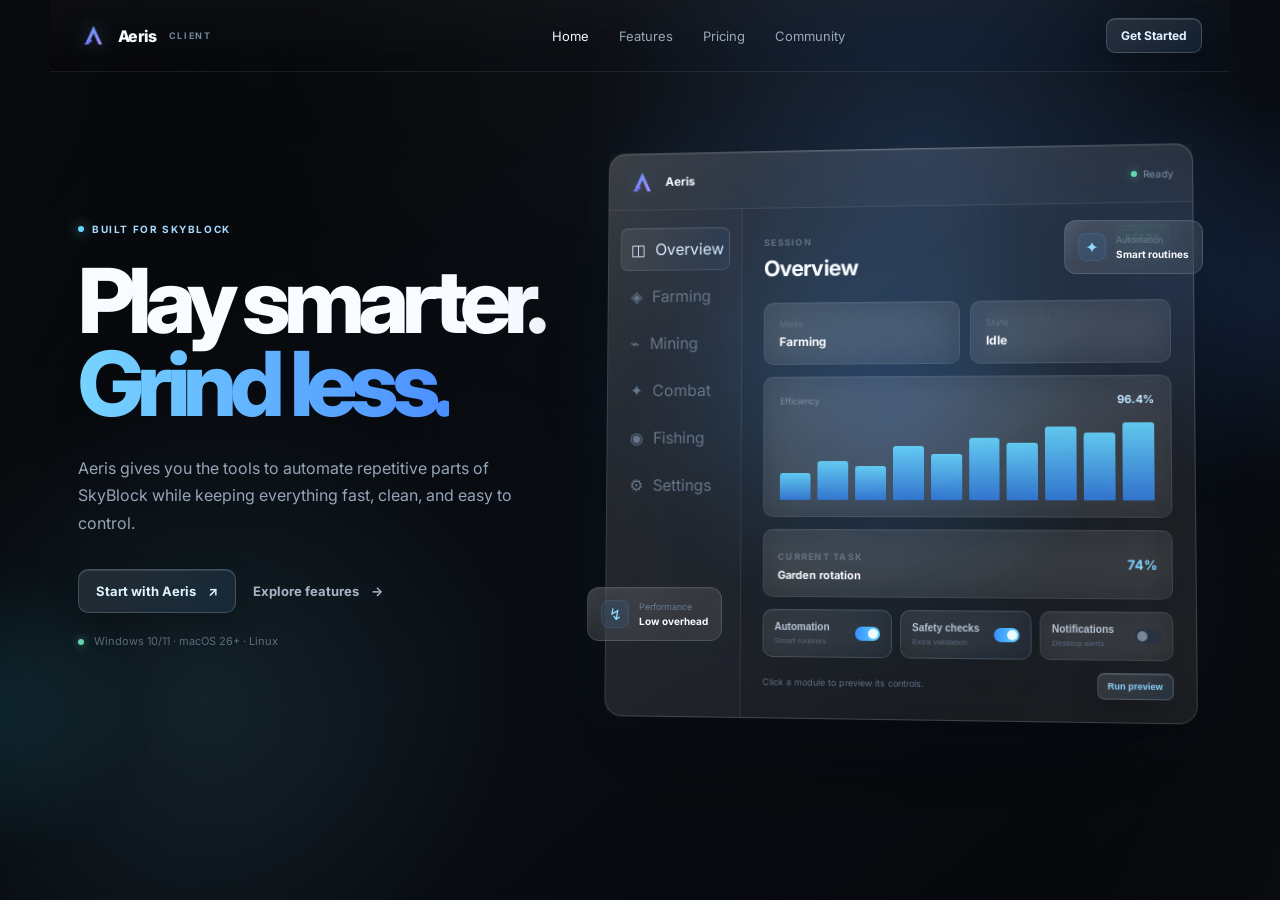
<file: index.html>
<!doctype html>
<html lang="en">
<head>
  <meta charset="utf-8">
  <meta name="viewport" content="width=device-width, initial-scale=1">
  <title>Aeris Client</title>
  <meta name="description" content="Aeris Client — a clean SkyBlock client focused on speed, control, and automation.">
  <link rel="preconnect" href="https://fonts.googleapis.com">
  <link rel="preconnect" href="https://fonts.gstatic.com" crossorigin>
  <link href="https://fonts.googleapis.com/css2?family=Inter:wght@400;500;600;700;800&display=swap" rel="stylesheet">
  <link rel="icon" type="image/png" href="logo.png" />
  <link rel="stylesheet" href="style.css">
</head>
<body>
  <div class="ambient ambient-a"></div>
  <div class="ambient ambient-b"></div>
  <div class="grid"></div>

  <header class="nav">
    <a class="brand" href="index.html" aria-label="Aeris home">
      <span class="brand-icon"><img src="logo.png" alt="Aeris logo"></span>
      <span>Aeris</span><span class="brand-tag">CLIENT</span>
    </a>

    <nav class="nav-links" aria-label="Primary">
      <a href="index.html" class="active">Home</a>
      <a href="features.html">Features</a>
      <a href="pricing.html">Pricing</a>
      <a href="community.html">Community</a>
    </nav>

    <a class="nav-button" href="pricing.html">Get Started</a>
  </header>

  <main class="landing">
    <section class="hero">
      <div class="hero-copy">
        <div class="pill"><span></span> BUILT FOR SKYBLOCK</div>
        <h1>Play smarter.<br><em>Grind less.</em></h1>
        <p class="lead">
          Aeris gives you the tools to automate repetitive parts of SkyBlock
          while keeping everything fast, clean, and easy to control.
        </p>

        <div class="hero-actions">
          <a href="pricing.html" class="button button-primary">Start with Aeris <span>↗</span></a>
          <a href="features.html" class="button button-text">Explore features <span>→</span></a>
        </div>

        <div class="mini-note"><span class="mini-dot"></span> Windows 10/11 · macOS 26+ · Linux</div>
      </div>

      <div class="visual" aria-label="Interactive Aeris UI preview">
        <div class="halo"></div>

        <div class="dashboard">
          <div class="dash-top">
            <div class="dash-brand"><span class="mini-logo"><img src="logo.png" alt=""></span><span>Aeris</span></div>
            <div class="dash-status"><i></i><span id="dash-state">Ready</span></div>
          </div>

          <div class="dash-body">
            <div class="side" aria-label="Module navigation">
              <button class="side-item selected" data-module="overview">◫ <span>Overview</span></button>
              <button class="side-item" data-module="farming">◈ <span>Farming</span></button>
              <button class="side-item" data-module="mining">⌁ <span>Mining</span></button>
              <button class="side-item" data-module="combat">✦ <span>Combat</span></button>
              <button class="side-item" data-module="fishing">◉ <span>Fishing</span></button>
              <button class="side-item" data-module="settings">⚙ <span>Settings</span></button>
            </div>

            <div class="panel">
              <div class="panel-heading">
                <div>
                  <small id="panel-kicker">SESSION</small>
                  <h2 id="panel-title">Overview</h2>
                </div>
                <span class="live" id="panel-status">READY</span>
              </div>

              <div class="metric-row">
                <div class="metric">
                  <span id="metric-one-label">Mode</span>
                  <strong id="metric-one">Farming</strong>
                </div>
                <div class="metric">
                  <span id="metric-two-label">State</span>
                  <strong id="metric-two">Idle</strong>
                </div>
              </div>

              <div class="chart">
                <div class="chart-label"><span id="chart-label">Efficiency</span><strong id="chart-value">96.4%</strong></div>
                <div class="bars" id="bars">
                  <i style="height:34%"></i><i style="height:49%"></i><i style="height:42%"></i><i style="height:67%"></i><i style="height:58%"></i>
                  <i style="height:78%"></i><i style="height:71%"></i><i style="height:91%"></i><i style="height:84%"></i><i style="height:96%"></i>
                </div>
              </div>

              <div class="task">
                <div><span class="task-kicker" id="task-kicker">CURRENT TASK</span><strong id="task-title">Garden rotation</strong></div>
                <span class="task-progress" id="task-progress">74%</span>
              </div>

              <div class="quick-controls" id="quick-controls">
                <button class="control-toggle on" data-setting="automation" aria-pressed="true">
                  <span><b>Automation</b><small>Smart routines</small></span><i></i>
                </button>
                <button class="control-toggle on" data-setting="safety" aria-pressed="true">
                  <span><b>Safety checks</b><small>Extra validation</small></span><i></i>
                </button>
                <button class="control-toggle" data-setting="notifications" aria-pressed="false">
                  <span><b>Notifications</b><small>Desktop alerts</small></span><i></i>
                </button>
              </div>

              <div class="panel-footer">
                <span id="footer-help">Click a module to preview its controls.</span>
                <button id="preview-action" class="small-action">Run preview</button>
              </div>
            </div>
          </div>
        </div>

        <div class="float-card float-top">
          <span class="float-icon">✦</span>
          <div><small>Automation</small><strong>Smart routines</strong></div>
        </div>
        <div class="float-card float-bottom">
          <span class="float-icon">↯</span>
          <div><small>Performance</small><strong>Low overhead</strong></div>
        </div>
      </div>
    </section>
  </main>

  <div class="toast" id="toast" role="status" aria-live="polite"></div>
  <script src="script.js"></script>
</body>
</html>
</file>
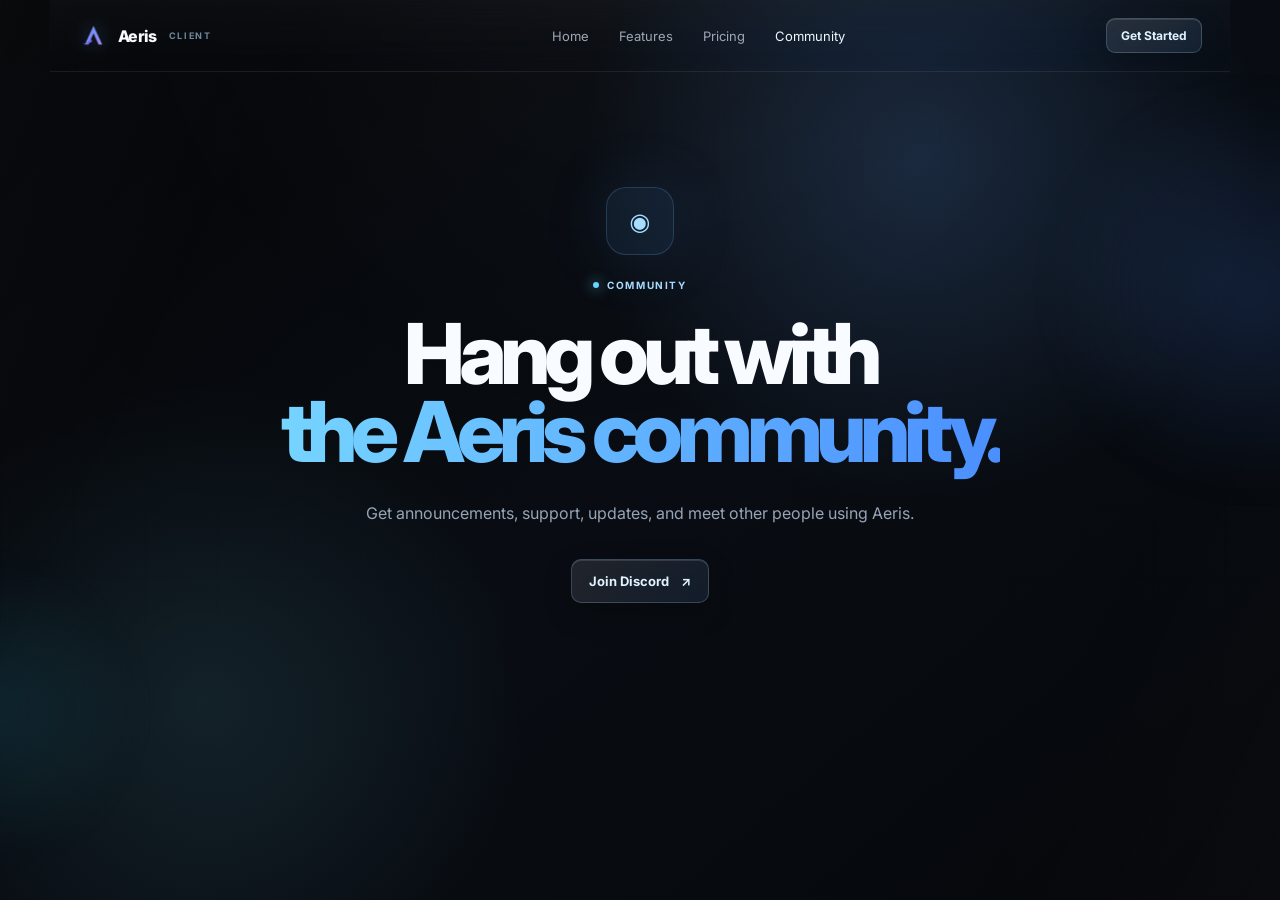
<file: community.html>
<!doctype html>
<html lang="en">
<head>
  <meta charset="utf-8" />
  <meta name="viewport" content="width=device-width, initial-scale=1" />
  <title>Community — Aeris Client</title>
  <link rel="preconnect" href="https://fonts.googleapis.com">
  <link rel="preconnect" href="https://fonts.gstatic.com" crossorigin>
  <link href="https://fonts.googleapis.com/css2?family=Inter:wght@400;500;600;700;800&display=swap" rel="stylesheet">
  <link rel="icon" type="image/png" href="logo.png" />
  <link rel="stylesheet" href="style.css" />
</head>
<body>
  <div class="ambient ambient-a"></div><div class="ambient ambient-b"></div><div class="grid"></div>
  <header class="nav">
    <a class="brand" href="index.html"><span class="brand-icon"><img src="logo.png" alt="Aeris logo"></span><span>Aeris</span><span class="brand-tag">CLIENT</span></a>
    <nav class="nav-links" aria-label="Primary">
      <a href="index.html">Home</a><a href="features.html">Features</a><a href="pricing.html">Pricing</a><a href="community.html" class="active">Community</a>
    </nav>
    <a class="nav-button" href="pricing.html">Get Started</a>
  </header>
  <main class="community-page">
    <div class="community-icon">◉</div>
    <span class="pill"><span></span> COMMUNITY</span>
    <h1>Hang out with<br><em>the Aeris community.</em></h1>
    <p class="lead">Get announcements, support, updates, and meet other people using Aeris.</p>
    <a id="discord-button" class="button button-primary" href="#">Join Discord <span>↗</span></a>
</main>
  <script>
    // Change this URL to your Discord invite.
    const DISCORD_URL = 'https://discord.gg/YOUR-INVITE';
    const discordButton = document.getElementById('discord-button');
    discordButton.href = DISCORD_URL;
    discordButton.target = '_blank';
    discordButton.rel = 'noopener noreferrer';
  </script>
</body>
</html>
</file>
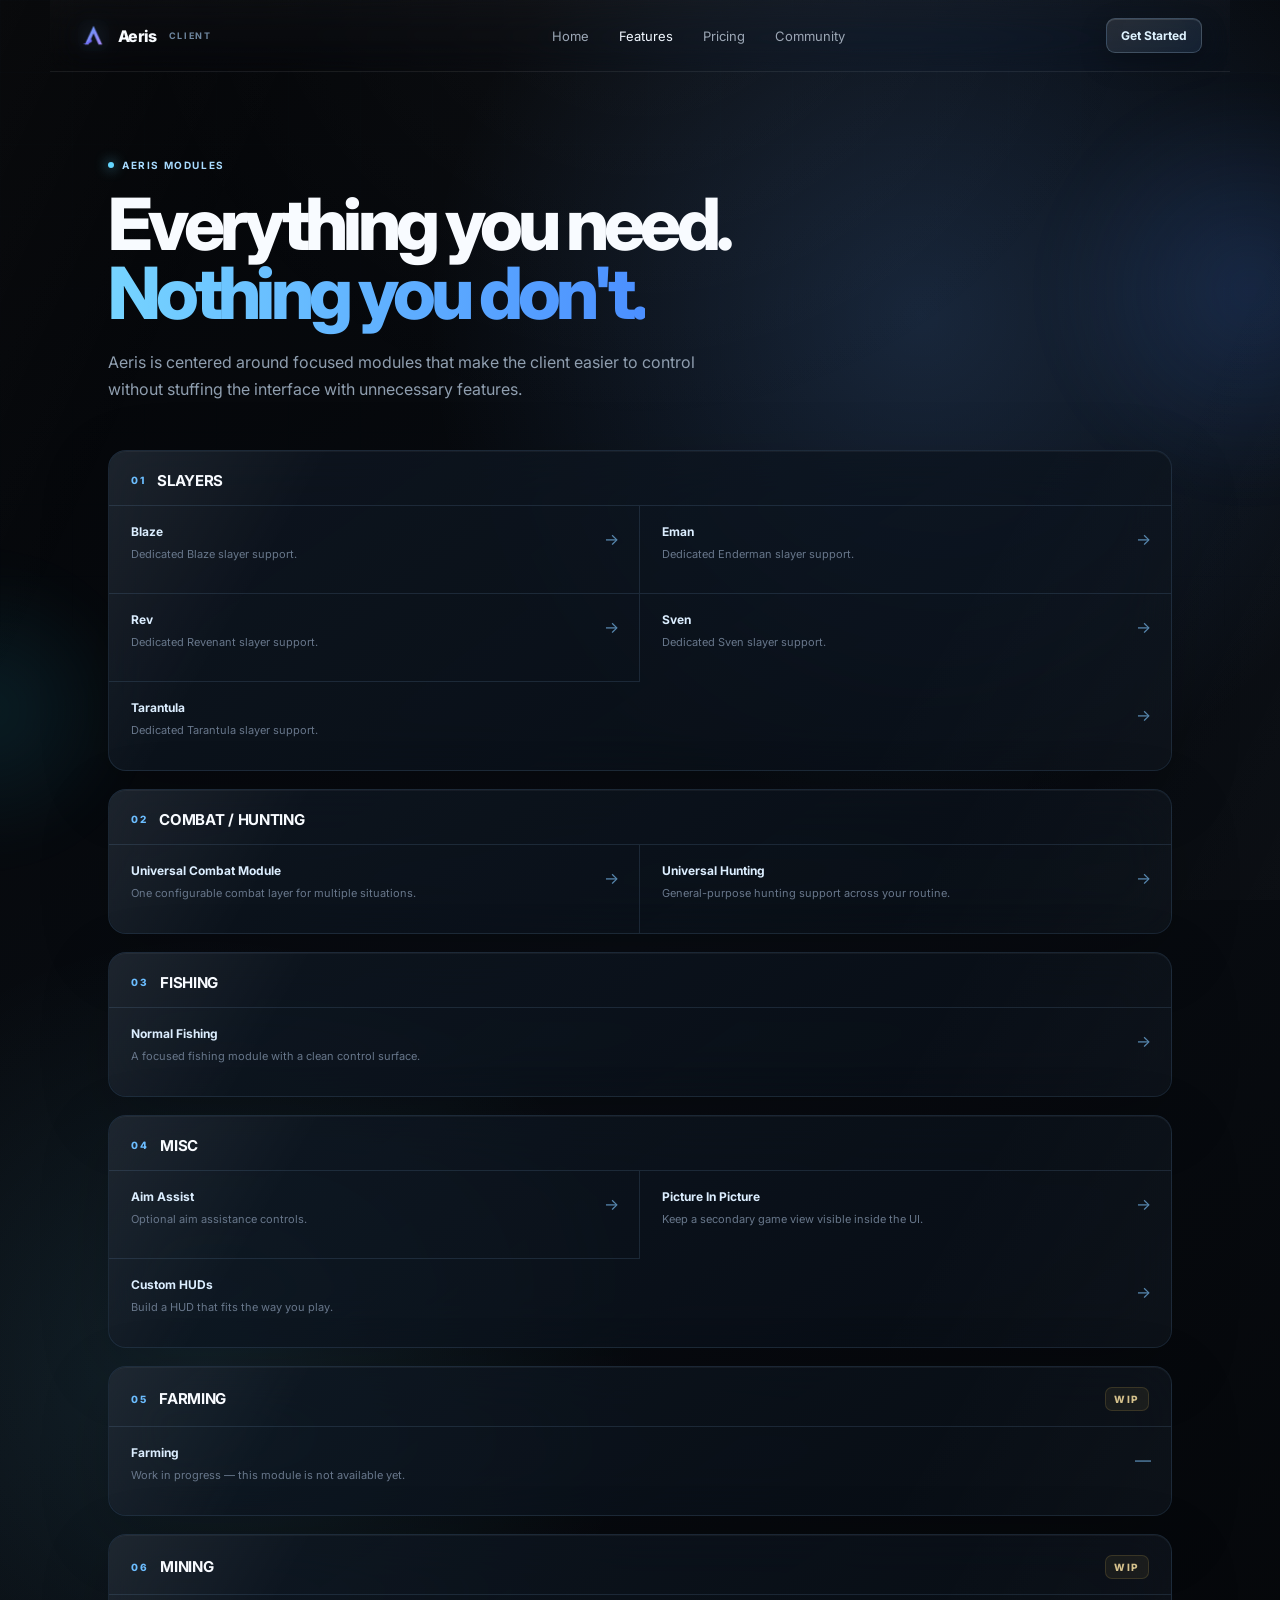
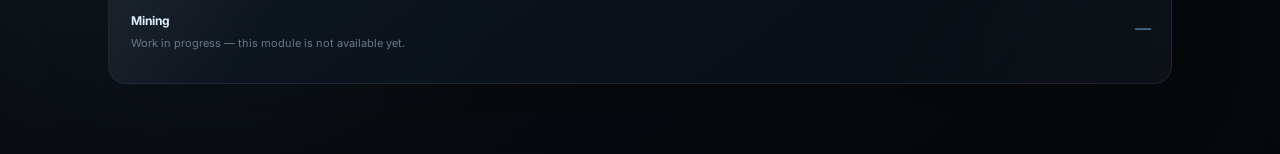
<file: features.html>
<!doctype html>
<html lang="en">
<head>
  <meta charset="utf-8">
  <meta name="viewport" content="width=device-width, initial-scale=1">
  <title>Aeris Client — Features</title>
  <meta name="description" content="Aeris Client features for Slayers, Combat, Hunting, Fishing, and Misc tools.">
  <link rel="preconnect" href="https://fonts.googleapis.com">
  <link rel="preconnect" href="https://fonts.gstatic.com" crossorigin>
  <link href="https://fonts.googleapis.com/css2?family=Inter:wght@400;500;600;700;800&display=swap" rel="stylesheet">
  <link rel="icon" type="image/png" href="logo.png" />
  <link rel="stylesheet" href="style.css">
  <style>
    .feature-page{max-width:1120px;margin:0 auto;padding:80px 28px 70px;position:relative;z-index:2}
    .feature-head{max-width:700px;margin-bottom:46px}
    .feature-head .pill{margin-bottom:18px}
    .feature-head h1{font-size:clamp(45px,6vw,72px);margin:0;line-height:.96;letter-spacing:-.065em}
    .feature-head h1 em{font-style:normal;color:transparent;background:linear-gradient(90deg,#76d4ff,#4b8fff);background-clip:text;-webkit-background-clip:text}
    .feature-head p{max-width:620px;color:#8f9eaf;line-height:1.7;margin:22px 0 0}
    .feature-groups{display:grid;gap:18px}
    .feature-group{
      border:1px solid var(--line);border-radius:18px;
      background:linear-gradient(145deg,rgba(15,24,35,.8),rgba(8,14,22,.72));
      overflow:hidden;
    }
    .group-title{
      padding:20px 22px 15px;display:flex;align-items:center;gap:12px;
      border-bottom:1px solid var(--line)
    }
    .group-title span{color:#64baff;font-size:10px;letter-spacing:.16em;font-weight:800}
    .group-title h2{margin:0;font-size:15px;letter-spacing:-.02em}
    .feature-list{display:grid;grid-template-columns:repeat(2,1fr)}
    .feature-item{
      position:relative;min-height:88px;padding:18px 48px 18px 22px;
      border-right:1px solid var(--line);border-bottom:1px solid var(--line);
      transition:.2s;cursor:pointer
    }
    .feature-item:nth-child(2n){border-right:0}
    .feature-item:nth-last-child(-n+2){border-bottom:0}
    .feature-item.full{grid-column:1/-1;border-right:0}
    .feature-item:hover{background:rgba(72,151,238,.065)}
    .feature-item strong{display:block;font-size:12px;color:#dceeff}
    .feature-item p{margin:7px 0 0;color:#68778b;font-size:11px;line-height:1.5}
    .feature-item .chev{position:absolute;right:20px;top:23px;color:#5888af;font-size:16px;transition:.2s}
    .feature-item:hover .chev{transform:translateX(3px);color:#82caff}
    .wip{
      display:inline-flex;align-items:center;gap:6px;margin-left:auto;
      padding:5px 8px;border-radius:7px;background:rgba(239,183,73,.07);
      border:1px solid rgba(239,183,73,.15);color:#e9bc66;font-size:8px;font-weight:800;letter-spacing:.1em
    }
    @media(max-width:700px){
      .feature-page{padding:55px 18px}
      .feature-list{grid-template-columns:1fr}
      .feature-item,.feature-item:nth-child(2n){border-right:0}
      .feature-item:nth-last-child(-n+2){border-bottom:1px solid var(--line)}
      .feature-item:last-child{border-bottom:0}
    }
  </style>
</head>
<body>
  <div class="ambient ambient-a"></div>
  <div class="ambient ambient-b"></div>
  <div class="grid"></div>

  <header class="nav">
    <a class="brand" href="index.html">
      <span class="brand-icon"><img src="logo.png" alt="Aeris logo"></span>
      <span>Aeris</span><span class="brand-tag">CLIENT</span>
    </a>
    <nav class="nav-links" aria-label="Primary">
      <a href="index.html">Home</a>
      <a href="features.html" class="active">Features</a>
      <a href="pricing.html">Pricing</a>
      <a href="community.html">Community</a>
    </nav>
    <a class="nav-button" href="pricing.html">Get Started</a>
  </header>

  <main class="feature-page">
    <div class="feature-head">
      <div class="pill"><span></span> AERIS MODULES</div>
      <h1>Everything you need.<br><em>Nothing you don't.</em></h1>
      <p>
        Aeris is centered around focused modules that make the client easier
        to control without stuffing the interface with unnecessary features.
      </p>
    </div>

    <section class="feature-groups">
      <div class="feature-group">
        <div class="group-title">
          <span>01</span><h2>SLAYERS</h2>
        </div>
        <div class="feature-list">
          <div class="feature-item"><strong>Blaze</strong><p>Dedicated Blaze slayer support.</p><span class="chev">→</span></div>
          <div class="feature-item"><strong>Eman</strong><p>Dedicated Enderman slayer support.</p><span class="chev">→</span></div>
          <div class="feature-item"><strong>Rev</strong><p>Dedicated Revenant slayer support.</p><span class="chev">→</span></div>
          <div class="feature-item"><strong>Sven</strong><p>Dedicated Sven slayer support.</p><span class="chev">→</span></div>
          <div class="feature-item full"><strong>Tarantula</strong><p>Dedicated Tarantula slayer support.</p><span class="chev">→</span></div>
        </div>
      </div>

      <div class="feature-group">
        <div class="group-title">
          <span>02</span><h2>COMBAT / HUNTING</h2>
        </div>
        <div class="feature-list">
          <div class="feature-item"><strong>Universal Combat Module</strong><p>One configurable combat layer for multiple situations.</p><span class="chev">→</span></div>
          <div class="feature-item"><strong>Universal Hunting</strong><p>General-purpose hunting support across your routine.</p><span class="chev">→</span></div>
        </div>
      </div>

      <div class="feature-group">
        <div class="group-title">
          <span>03</span><h2>FISHING</h2>
        </div>
        <div class="feature-list">
          <div class="feature-item full"><strong>Normal Fishing</strong><p>A focused fishing module with a clean control surface.</p><span class="chev">→</span></div>
        </div>
      </div>

      <div class="feature-group">
        <div class="group-title">
          <span>04</span><h2>MISC</h2>
        </div>
        <div class="feature-list">
          <div class="feature-item"><strong>Aim Assist</strong><p>Optional aim assistance controls.</p><span class="chev">→</span></div>
          <div class="feature-item"><strong>Picture In Picture</strong><p>Keep a secondary game view visible inside the UI.</p><span class="chev">→</span></div>
          <div class="feature-item full"><strong>Custom HUDs</strong><p>Build a HUD that fits the way you play.</p><span class="chev">→</span></div>
        </div>
      </div>


      <div class="feature-group">
        <div class="group-title">
          <span>05</span><h2>FARMING</h2>
          <span class="wip">WIP</span>
        </div>
        <div class="feature-list">
          <div class="feature-item full"><strong>Farming</strong><p>Work in progress — this module is not available yet.</p><span class="chev">—</span></div>
        </div>
      </div>

      <div class="feature-group">
        <div class="group-title">
          <span>06</span><h2>MINING</h2>
          <span class="wip">WIP</span>
        </div>
        <div class="feature-list">
          <div class="feature-item full"><strong>Mining</strong><p>Work in progress — this module is not available yet.</p><span class="chev">—</span></div>
        </div>
      </div>
    </section>
  </main>
</body>
</html>
</file>
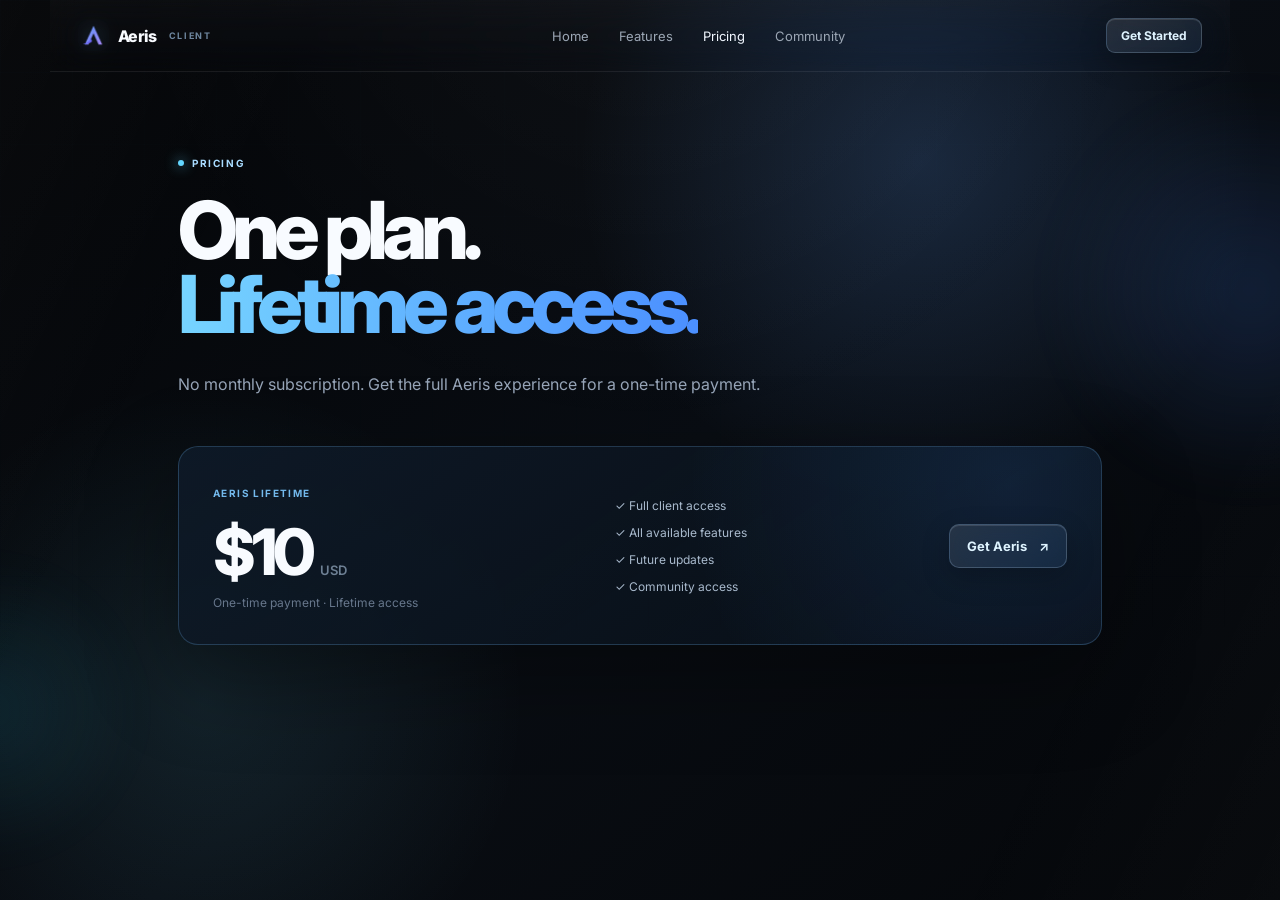
<file: pricing.html>
<!doctype html>
<html lang="en">
<head>
  <meta charset="utf-8" />
  <meta name="viewport" content="width=device-width, initial-scale=1" />
  <title>Pricing — Aeris Client</title>
  <link rel="preconnect" href="https://fonts.googleapis.com">
  <link rel="preconnect" href="https://fonts.gstatic.com" crossorigin>
  <link href="https://fonts.googleapis.com/css2?family=Inter:wght@400;500;600;700;800&display=swap" rel="stylesheet">
  <link rel="icon" type="image/png" href="logo.png" />
  <link rel="stylesheet" href="style.css" />
</head>
<body>
  <div class="ambient ambient-a"></div><div class="ambient ambient-b"></div><div class="grid"></div>
  <header class="nav">
    <a class="brand" href="index.html"><span class="brand-icon"><img src="logo.png" alt="Aeris logo"></span><span>Aeris</span><span class="brand-tag">CLIENT</span></a>
    <nav class="nav-links" aria-label="Primary">
      <a href="index.html">Home</a><a href="features.html">Features</a><a href="pricing.html" class="active">Pricing</a><a href="community.html">Community</a>
    </nav>
    <a class="nav-button" href="pricing.html">Get Started</a>
  </header>
  <main class="subpage price-page">
    <div class="subpage-head"><span class="pill"><span></span> PRICING</span><h1>One plan.<br><em>Lifetime access.</em></h1><p class="lead">No monthly subscription. Get the full Aeris experience for a one-time payment.</p></div>
    <section class="price-card">
      <div><span class="price-label">AERIS LIFETIME</span><div class="price">$10 <small>USD</small></div><p>One-time payment · Lifetime access</p></div>
      <div class="price-features"><span>✓ Full client access</span><span>✓ All available features</span><span>✓ Future updates</span><span>✓ Community access</span></div>
      <a id="get-aeris" href="#" class="button button-primary price-button" target="_blank" rel="noopener noreferrer">Get Aeris <span>↗</span></a>
    </section>
</main>
  <div class="toast" id="toast" role="status" aria-live="polite"></div>
  <script>
    // Change this URL to your Discord invite.
    const DISCORD_URL = 'https://discord.gg/YOUR-INVITE';
    document.getElementById('get-aeris').href = DISCORD_URL;
  </script>
</body>
</html>
</file>
<file: style.css>
*{box-sizing:border-box}
:root{
  --bg:#06090e;
  --panel:#0d141e;
  --panel-2:#101923;
  --text:#f4f8ff;
  --muted:#92a0b3;
  --muted2:#5e6b7d;
  --blue:#71c5ff;
  --blue2:#3e91ff;
  --cyan:#59e2ff;
  --line:rgba(126,175,220,.15);
}
html{scroll-behavior:smooth}
body{
  margin:0;
  min-height:100vh;
  overflow-x:hidden;
  background:
    radial-gradient(circle at 72% 34%, rgba(47,140,255,.12), transparent 28%),
    linear-gradient(145deg,#05070a 0%,#07101a 58%,#06090e 100%);
  color:var(--text);
  font-family:Inter,system-ui,-apple-system,BlinkMacSystemFont,"Segoe UI",sans-serif;
}
a{color:inherit;text-decoration:none}
.ambient{position:fixed;pointer-events:none;filter:blur(20px);z-index:0}
.ambient-a{width:420px;height:420px;right:-180px;top:80px;background:radial-gradient(circle,rgba(72,137,255,.17),transparent 68%)}
.ambient-b{width:300px;height:300px;left:-160px;bottom:40px;background:radial-gradient(circle,rgba(41,215,255,.1),transparent 70%)}
.grid{
  position:fixed;inset:0;z-index:0;pointer-events:none;opacity:.2;
  background-image:
    linear-gradient(rgba(112,159,205,.08) 1px,transparent 1px),
    linear-gradient(90deg,rgba(112,159,205,.08) 1px,transparent 1px);
  background-size:72px 72px;
  mask-image:linear-gradient(to bottom,black 0%,transparent 90%);
}
.nav{
  position:relative;z-index:5;
  max-width:1180px;margin:0 auto;padding:18px 28px;
  display:flex;align-items:center;justify-content:space-between;
}
.brand{display:flex;align-items:center;gap:9px;font-weight:800;letter-spacing:-.04em}
.brand-icon{width:31px;height:31px;color:#8fd5ff}
.brand-icon svg{width:100%;height:100%}
.brand-tag{font-size:9px;letter-spacing:.18em;font-weight:700;color:#6f87a0;margin-left:3px}
.nav-links{display:flex;gap:30px;align-items:center;margin-left:80px}
.nav-links a{font-size:13px;color:#7f8b9d;transition:.2s}
.nav-links a:hover,.nav-links .active{color:#eaf5ff}
.nav-button{
  font-size:12px;font-weight:700;color:#dff3ff;
  padding:9px 14px;border:1px solid rgba(100,170,233,.25);
  background:rgba(51,116,188,.13);border-radius:9px;
  transition:.2s;
}
.nav-button:hover{background:rgba(51,116,188,.22);transform:translateY(-1px)}

.landing{position:relative;z-index:2;max-width:1180px;margin:0 auto;padding:40px 28px 60px}
.hero{
  min-height:640px;
  display:grid;grid-template-columns:.88fr 1.12fr;
  align-items:center;gap:30px;
}
.hero-copy{padding:55px 0 55px}
.pill{
  display:inline-flex;align-items:center;gap:8px;
  font-size:10px;letter-spacing:.16em;font-weight:700;color:#70bdf4;
  margin-bottom:24px;
}
.pill span{width:6px;height:6px;border-radius:50%;background:#64d6ff;box-shadow:0 0 13px #64d6ff}
h1{
  margin:0;
  font-size:clamp(55px,7vw,91px);
  line-height:.93;
  letter-spacing:-.075em;
  font-weight:800;
}
h1 em{font-style:normal;color:transparent;background:linear-gradient(90deg,#76d4ff,#4b8fff);background-clip:text;-webkit-background-clip:text}
.lead{max-width:550px;margin:29px 0 0;color:#96a4b7;font-size:16px;line-height:1.72}
.hero-actions{display:flex;align-items:center;gap:17px;margin-top:32px}
.button{display:inline-flex;align-items:center;gap:12px;min-height:44px;border-radius:10px;font-size:13px;font-weight:700;transition:.22s}
.button-primary{
  padding:0 17px;border:1px solid rgba(107,191,255,.32);
  background:linear-gradient(135deg,rgba(76,151,255,.3),rgba(61,195,255,.13));
  color:#dff4ff;box-shadow:0 14px 40px rgba(37,120,226,.11);
}
.button-primary:hover{transform:translateY(-2px);border-color:rgba(118,202,255,.55)}
.button-text{color:#a7b4c5}
.button-text:hover{color:#e2f3ff}
.mini-note{margin-top:21px;color:#5e6c7e;font-size:11px}
.mini-dot{display:inline-block;width:6px;height:6px;border-radius:50%;background:#64d6ad;margin-right:7px;box-shadow:0 0 9px rgba(100,214,173,.65)}

.visual{
  position:relative;min-height:570px;display:grid;place-items:center;
  perspective:1200px;
}

.halo{
  position:absolute;width:470px;height:470px;border-radius:50%;
  --gx: 0px;
  --gy: 0px;

  background:radial-gradient(circle,rgba(69,145,255,.14),rgba(48,175,255,.045) 40%,transparent 69%);
  filter:blur(10px);
  transform:translate3d(var(--gx),var(--gy),0);
  transition:transform .15s ease-out;
}
.dashboard{
  position:relative;width:min(590px,100%);min-height:390px;
  --rx: 2deg;
  --ry: -4deg;
  --mx: 0px;
  --my: 0px;

  border:1px solid rgba(133,184,229,.18);border-radius:18px;
  background:linear-gradient(145deg,rgba(16,25,36,.93),rgba(8,14,22,.96));
  box-shadow:0 35px 100px rgba(0,0,0,.48),0 0 70px rgba(55,151,255,.08);
  transform:
    translate3d(var(--mx),var(--my),0)
    rotateX(var(--rx))
    rotateY(var(--ry));
  transform-style:preserve-3d;
  will-change:transform;
  transition:transform .16s ease-out, box-shadow .2s ease;

}
.dash-top{
  height:58px;padding:0 18px;border-bottom:1px solid var(--line);
  display:flex;align-items:center;justify-content:space-between;
}
.dash-brand{display:flex;align-items:center;gap:8px;font-size:12px;font-weight:700}
.mini-logo{
  width:25px;height:25px;display:grid;place-items:center;border-radius:8px;
  color:#cfeeff;background:linear-gradient(135deg,#3c8bff,#5edbff);
  font-size:12px;font-weight:800;
}
.dash-status{font-size:10px;color:#7d91a8;display:flex;align-items:center;gap:6px}
.dash-status i{width:6px;height:6px;border-radius:50%;background:#61d8ae;box-shadow:0 0 8px rgba(97,216,174,.6)}
.dash-body{display:grid;grid-template-columns:138px 1fr;min-height:332px}
.side{padding:18px 12px;border-right:1px solid var(--line)}
.side-item{display:flex;align-items:center;gap:10px;color:#657589;font-size:11px;padding:11px 10px;border-radius:8px;margin-bottom:4px}
.side-item.selected{color:#d9edff;background:rgba(72,151,238,.12);border:1px solid rgba(91,166,239,.1)}
.panel{padding:22px}
.panel-heading{display:flex;align-items:flex-start;justify-content:space-between}
.panel-heading small,.task-kicker{font-size:9px;letter-spacing:.14em;color:#637286;font-weight:700}
.panel-heading h2{margin:6px 0 0;font-size:22px;letter-spacing:-.04em}
.live{font-size:9px;letter-spacing:.12em;color:#69d9b2;padding:6px 8px;border:1px solid rgba(81,213,171,.16);border-radius:7px;background:rgba(71,209,168,.07)}
.metric-row{display:grid;grid-template-columns:1fr 1fr;gap:10px;margin-top:22px}
.metric{padding:15px;border:1px solid var(--line);border-radius:10px;background:rgba(255,255,255,.015)}
.metric span{display:block;color:#627084;font-size:9px}
.metric strong{display:block;margin-top:5px;font-size:12px}
.chart{margin-top:12px;padding:16px;border:1px solid var(--line);border-radius:10px}
.chart-label{display:flex;justify-content:space-between;align-items:center;color:#7c8ca0;font-size:9px}
.chart-label strong{color:#bfe5ff;font-size:11px}
.bars{height:80px;display:flex;align-items:end;gap:7px;margin-top:13px}
.bars i{display:block;flex:1;min-width:7px;border-radius:3px 3px 1px 1px;background:linear-gradient(to top,#3179db,#65d6ff);opacity:.9}
.task{
  margin-top:12px;padding:14px;border:1px solid rgba(105,183,249,.12);
  border-radius:10px;background:linear-gradient(90deg,rgba(68,140,230,.08),rgba(54,213,255,.035));
  display:flex;align-items:center;justify-content:space-between
}
.task strong{display:block;margin-top:4px;font-size:11px}
.task-progress{color:#80d4ff;font-size:13px;font-weight:700}
.float-card{
  position:absolute;display:flex;
  --fx: 0px;
  --fy: 0px;
align-items:center;gap:10px;
  padding:12px 13px;border-radius:12px;border:1px solid rgba(131,185,229,.16);
  background:rgba(10,17,26,.88);box-shadow:0 18px 50px rgba(0,0,0,.35);
  backdrop-filter:blur(12px);
  transform:translate3d(var(--fx),var(--fy),0);
  transition:transform .18s ease-out, border-color .2s ease;
}
.float-card small{display:block;color:#697b91;font-size:9px}
.float-card strong{display:block;margin-top:3px;font-size:10px}
.float-icon{width:28px;height:28px;border-radius:8px;display:grid;place-items:center;color:#8edbff;background:rgba(66,146,232,.11);border:1px solid rgba(91,176,242,.12)}
.float-top{right:-1px;top:74px}
.float-bottom{left:-2px;bottom:77px}

.feature-line{
  border-top:1px solid var(--line);border-bottom:1px solid var(--line);
  display:grid;grid-template-columns:repeat(3,1fr);margin-top:4px;
}
.feature-line article{
  display:flex;gap:15px;padding:24px 18px;
  border-right:1px solid var(--line)
}
.feature-line article:last-child{border-right:0}
.feature-line article>span{color:#5e9dd0;font-size:10px;font-weight:700;padding-top:2px}
.feature-line strong{font-size:12px}
.feature-line p{margin:6px 0 0;color:#647286;font-size:11px;line-height:1.45}

.bottom-links{
  display:flex;justify-content:space-between;align-items:center;
  padding:25px 3px 0;color:#536174;font-size:11px;
}
.bottom-links a{color:#83caff}
.bottom-links a:hover{color:#d8efff}
.toast{
  position:fixed;left:50%;bottom:24px;z-index:10;
  padding:11px 14px;border:1px solid rgba(118,184,232,.18);
  border-radius:9px;background:rgba(7,12,19,.95);color:#d9edff;
  box-shadow:0 18px 50px rgba(0,0,0,.45);
  transform:translate(-50%,16px);opacity:0;pointer-events:none;transition:.2s
}
.toast.show{opacity:1;transform:translate(-50%,0)}

@media(max-width:940px){
  .nav-links{margin-left:0;gap:18px}
  .hero{grid-template-columns:1fr;padding-top:20px}
  .hero-copy{padding:45px 0 10px;text-align:center}
  .lead{margin-left:auto;margin-right:auto}
  .hero-actions,.mini-note{justify-content:center}
  .visual{min-height:500px}
}
@media(max-width:700px){
  .nav{padding:15px 18px}
  .nav-links{display:none}
  .landing{padding:10px 18px 35px}
  .hero{min-height:auto}
  h1{font-size:56px}
  .hero-actions{flex-direction:column;gap:8px}
  .feature-line{grid-template-columns:1fr}
  .feature-line article{border-right:0;border-bottom:1px solid var(--line)}
  .feature-line article:last-child{border-bottom:0}
  .bottom-links{flex-direction:column;align-items:flex-start;gap:8px}
  .dashboard{transform:none !important}
  .float-card{display:none}
  .side{display:none}
  .dash-body{grid-template-columns:1fr}
}

/* Subpages */
.subpage{
  position:relative;z-index:2;max-width:1120px;margin:0 auto;padding:78px 28px 90px;
}
.subpage-head{max-width:760px;margin-bottom:48px}
.subpage-head h1{font-size:clamp(52px,6.5vw,80px)}
.subpage-head .lead{max-width:650px}
.cards{display:grid;grid-template-columns:repeat(3,1fr);gap:14px}
.info-card{
  min-height:210px;padding:26px;border:1px solid var(--line);border-radius:16px;
  background:linear-gradient(145deg,rgba(14,23,34,.84),rgba(8,14,22,.68));
  box-shadow:0 24px 70px rgba(0,0,0,.22);transition:.22s
}
.info-card:hover{transform:translateY(-4px);border-color:rgba(104,179,240,.28)}
.card-number{font-size:10px;color:#66a8da;letter-spacing:.14em;font-weight:700}
.info-card h2{font-size:18px;margin:28px 0 0;letter-spacing:-.035em}
.info-card p{font-size:13px;color:#718095;line-height:1.6;margin:10px 0 0}
.price-page{max-width:980px}
.price-card{
  padding:34px;display:grid;grid-template-columns:1.1fr .9fr auto;gap:30px;align-items:center;
  border:1px solid rgba(111,183,239,.23);border-radius:20px;
  background:radial-gradient(circle at 90% 20%,rgba(68,149,255,.13),transparent 38%),linear-gradient(145deg,rgba(14,26,40,.9),rgba(8,14,22,.78));
  box-shadow:0 30px 90px rgba(0,0,0,.34)
}
.price-label{font-size:10px;letter-spacing:.14em;color:#73b9ec;font-weight:700}
.price{margin-top:12px;font-size:64px;font-weight:800;letter-spacing:-.07em}.price small{font-size:13px;letter-spacing:0;color:#6e8094;font-weight:600}
.price-card p{margin:5px 0 0;color:#67778c;font-size:12px}
.price-features{display:grid;gap:12px;color:#a9bacd;font-size:12px}
.price-button{white-space:nowrap}
.fine-print{color:#56657a;font-size:11px;margin:14px 0 0}
.community-page{position:relative;z-index:2;min-height:calc(100vh - 75px);max-width:900px;margin:0 auto;padding:115px 28px;text-align:center;display:flex;flex-direction:column;align-items:center}
.community-icon{width:68px;height:68px;border-radius:20px;display:grid;place-items:center;margin-bottom:24px;color:#a6ddff;font-size:24px;border:1px solid rgba(107,191,255,.2);background:rgba(67,147,232,.1);box-shadow:0 0 70px rgba(62,145,255,.13)}
.community-page h1{font-size:clamp(50px,7vw,84px)}
.community-page .lead{max-width:620px}
.community-page .button{margin-top:31px}
.community-page code,.fine-print code{font-family:ui-monospace,SFMono-Regular,Menlo,monospace;color:#8fcfff}
@media(max-width:900px){.cards{grid-template-columns:1fr 1fr}.price-card{grid-template-columns:1fr 1fr}.price-button{grid-column:1/-1;justify-self:start}}
@media(max-width:640px){.subpage{padding:55px 18px 70px}.cards{grid-template-columns:1fr}.price-card{grid-template-columns:1fr;padding:26px}.price{font-size:54px}.price-button{grid-column:auto}.community-page{padding:75px 18px}}


/* Interactive dashboard */
.side{display:flex;flex-direction:column}
.side-item{
  width:100%;border:1px solid transparent;background:transparent;color:#657589;
  font:inherit;text-align:left;cursor:pointer;transition:.2s
}
.side-item:hover{color:#d9edff;background:rgba(72,151,238,.07)}
.side-item.selected{color:#d9edff;background:rgba(72,151,238,.12);border-color:rgba(91,166,239,.1)}
.quick-controls{display:grid;grid-template-columns:repeat(3,1fr);gap:8px;margin-top:12px}
.control-toggle{
  min-width:0;padding:11px;border:1px solid var(--line);border-radius:10px;
  background:rgba(255,255,255,.015);color:#7d8ca0;cursor:pointer;text-align:left;
  display:flex;align-items:center;justify-content:space-between;gap:7px;transition:.2s
}
.control-toggle:hover{border-color:rgba(104,179,240,.26)}
.control-toggle span{min-width:0}
.control-toggle b{display:block;color:#b7c5d6;font-size:10px;white-space:nowrap;overflow:hidden;text-overflow:ellipsis}
.control-toggle small{display:block;margin-top:4px;font-size:8px;color:#59687c;white-space:nowrap}
.control-toggle i{
  flex:0 0 auto;width:25px;height:14px;border-radius:99px;
  background:#273343;position:relative;transition:.2s
}
.control-toggle i:after{
  content:"";position:absolute;width:10px;height:10px;left:2px;top:2px;border-radius:50%;
  background:#7a8796;transition:.2s
}
.control-toggle.on{border-color:rgba(100,184,245,.18);background:rgba(55,139,222,.06)}
.control-toggle.on i{background:linear-gradient(90deg,#398dff,#5ed8ff)}
.control-toggle.on i:after{left:13px;background:#effaff}
.panel-footer{
  margin-top:12px;display:flex;align-items:center;justify-content:space-between;gap:10px
}
.panel-footer span{font-size:9px;color:#5e6e82;line-height:1.45}
.small-action{
  border:1px solid rgba(103,181,239,.18);background:rgba(56,131,235,.09);
  color:#8ed4ff;border-radius:7px;padding:7px 9px;font-size:9px;font-weight:700;cursor:pointer
}
.small-action:hover{background:rgba(56,131,235,.16);transform:translateY(-1px)}
@media(max-width:700px){
  .quick-controls{grid-template-columns:1fr}
  .control-toggle{min-height:48px}
}

.expandable{position:relative;cursor:pointer;overflow:hidden}
.card-main{width:100%;border:0;background:transparent;color:inherit;text-align:left;padding:0;cursor:pointer}
.expand{position:absolute;right:22px;top:22px;width:25px;height:25px;border:1px solid var(--line);border-radius:7px;display:grid;place-items:center;color:#83caff;font-size:17px;transition:.2s}
.card-extra{max-height:0;opacity:0;color:#7790a8;font-size:11px;line-height:1.6;transition:.25s ease}
.expandable.open .card-extra{max-height:120px;opacity:1;margin-top:17px}
.expandable.open .expand{transform:rotate(45deg);background:rgba(67,147,232,.1)}


/* Cursor-reactive polish */
.button-primary, .nav-button, .small-action, .control-toggle, .side-item {
  will-change: transform;
}

@media (prefers-reduced-motion: reduce) {
  .dashboard, .halo, .float-card { transition: none !important; }
}

/* =========================================
   AERIS GLASS THEME
   ========================================= */
:root{
  --bg:#05070a;
  --panel:rgba(255,255,255,.055);
  --panel-strong:rgba(255,255,255,.075);
  --glass-line:rgba(255,255,255,.14);
  --glass-line-soft:rgba(255,255,255,.08);
  --glass-highlight:rgba(255,255,255,.10);
  --text:#f8fbff;
  --muted:#a5afbd;
  --muted2:#707b8c;
  --blue:#a7dcff;
  --blue2:#6caeff;
  --cyan:#8ce8ff;
}

body{
  background:
    radial-gradient(circle at 72% 18%, rgba(99,164,255,.18), transparent 29%),
    radial-gradient(circle at 16% 78%, rgba(112,224,255,.10), transparent 25%),
    linear-gradient(140deg,#040507 0%,#090d13 52%,#05070a 100%);
}

body::before{
  content:"";
  position:fixed;
  inset:0;
  pointer-events:none;
  z-index:0;
  background:
    linear-gradient(115deg,rgba(255,255,255,.025),transparent 20%,transparent 80%,rgba(255,255,255,.018)),
    radial-gradient(circle at 50% -10%,rgba(255,255,255,.035),transparent 45%);
}

.nav{
  padding-top:18px;
}

.nav-links a{
  color:#9ca7b5;
}

.nav-links a:hover,
.nav-links .active{
  color:#f1f7ff;
}

.nav-button,
.button-primary,
.small-action{
  border-color:rgba(177,220,255,.22);
  background:linear-gradient(135deg,rgba(255,255,255,.10),rgba(111,175,255,.10));
  box-shadow:
    inset 0 1px 0 rgba(255,255,255,.12),
    0 10px 28px rgba(0,0,0,.22);
  backdrop-filter:blur(18px) saturate(125%);
  -webkit-backdrop-filter:blur(18px) saturate(125%);
}

.nav-button:hover,
.button-primary:hover,
.small-action:hover{
  border-color:rgba(190,227,255,.40);
  background:linear-gradient(135deg,rgba(255,255,255,.15),rgba(111,175,255,.15));
}

.brand-icon,
.brand-mark{
  color:#eef7ff;
  filter:drop-shadow(0 0 12px rgba(137,208,255,.24));
}

.hero{
  position:relative;
}

.hero::after{
  content:"";
  position:absolute;
  width:620px;
  height:420px;
  right:4%;
  top:9%;
  background:radial-gradient(ellipse,rgba(107,166,255,.12),transparent 65%);
  filter:blur(35px);
  pointer-events:none;
  z-index:-1;
}

.pill{
  color:#a8dbff;
}

.dashboard{
  border:1px solid var(--glass-line);
  background:
    linear-gradient(145deg,rgba(255,255,255,.085),rgba(255,255,255,.025)),
    rgba(9,14,21,.57);
  box-shadow:
    inset 0 1px 0 rgba(255,255,255,.10),
    0 35px 100px rgba(0,0,0,.48),
    0 0 85px rgba(77,157,255,.09);
  backdrop-filter:blur(28px) saturate(135%);
  -webkit-backdrop-filter:blur(28px) saturate(135%);
}

.dash-top{
  border-bottom:1px solid var(--glass-line-soft);
  background:rgba(255,255,255,.018);
}

.side{
  border-right:1px solid var(--glass-line-soft);
  background:rgba(255,255,255,.012);
}

.side-item{
  border-color:transparent;
}

.side-item:hover{
  background:rgba(255,255,255,.045);
  color:#edf7ff;
}

.side-item.selected{
  background:linear-gradient(90deg,rgba(255,255,255,.075),rgba(100,163,255,.07));
  border-color:rgba(190,225,255,.13);
  box-shadow:inset 0 1px 0 rgba(255,255,255,.045);
}

.metric,
.chart,
.task,
.control-toggle,
.float-card{
  border-color:var(--glass-line-soft);
  background:
    linear-gradient(145deg,rgba(255,255,255,.045),rgba(255,255,255,.018));
  box-shadow:inset 0 1px 0 rgba(255,255,255,.035);
  backdrop-filter:blur(18px);
  -webkit-backdrop-filter:blur(18px);
}

.metric:hover,
.chart:hover,
.task:hover,
.control-toggle:hover{
  border-color:rgba(188,224,255,.20);
}

.control-toggle.on{
  background:linear-gradient(145deg,rgba(255,255,255,.065),rgba(82,158,255,.055));
  border-color:rgba(179,221,255,.17);
}

.float-card{
  border:1px solid rgba(206,229,255,.15);
  background:linear-gradient(145deg,rgba(255,255,255,.11),rgba(255,255,255,.035));
}

.feature-line{
  border-top-color:var(--glass-line);
  border-bottom-color:var(--glass-line);
}

.feature-line article{
  border-right-color:var(--glass-line-soft);
}

.feature-line article:hover{
  background:rgba(255,255,255,.025);
}

.feature-group{
  border-color:var(--glass-line);
  background:
    linear-gradient(145deg,rgba(255,255,255,.055),rgba(255,255,255,.018));
  box-shadow:
    inset 0 1px 0 rgba(255,255,255,.045),
    0 20px 70px rgba(0,0,0,.18);
  backdrop-filter:blur(26px) saturate(125%);
  -webkit-backdrop-filter:blur(26px) saturate(125%);
}

.feature-item{
  border-color:var(--glass-line-soft);
}

.feature-item:hover{
  background:rgba(255,255,255,.04);
}

.feature-item .chev{
  color:#82a9c7;
}

.wip{
  color:#d4c08a !important;
  background:rgba(220,183,83,.07) !important;
  border-color:rgba(220,183,83,.16) !important;
}

.bottom-links a{
  color:#b6e2ff;
}

.toast{
  border-color:rgba(189,224,255,.20);
  background:rgba(9,14,21,.78);
  box-shadow:
    inset 0 1px 0 rgba(255,255,255,.08),
    0 18px 50px rgba(0,0,0,.42);
  backdrop-filter:blur(22px);
  -webkit-backdrop-filter:blur(22px);
}

/* Refraction / glass shine */
.dashboard::before,
.feature-group::before,
.float-card::before,
.simple-section::before,
.download-card::before{
  content:"";
  position:absolute;
  inset:0;
  pointer-events:none;
  border-radius:inherit;
  background:linear-gradient(
    120deg,
    rgba(255,255,255,.065),
    transparent 18%,
    transparent 74%,
    rgba(255,255,255,.025)
  );
}

.dashboard::after{
  content:"";
  position:absolute;
  left:14%;
  right:14%;
  top:-1px;
  height:1px;
  background:linear-gradient(90deg,transparent,rgba(255,255,255,.32),transparent);
  opacity:.65;
  pointer-events:none;
}

/* Better visible glass in browsers with backdrop-filter support */
@supports (backdrop-filter: blur(1px)){
  .dashboard,
  .metric,
  .chart,
  .task,
  .control-toggle,
  .float-card,
  .feature-group{
    background-color:rgba(255,255,255,.035);
  }
}

.brand-icon img,
.brand-mark img{
  width:100%;
  height:100%;
  object-fit:contain;
  display:block;
  border-radius:7px;
  filter:drop-shadow(0 0 10px rgba(117,187,255,.18));
}

.brand-icon,
.brand-mark{
  overflow:hidden;
  border-radius:8px;
}


/* Uploaded Aeris logo */
.brand-icon,
.brand-mark{
  width:31px;
  height:31px;
  display:inline-flex;
  align-items:center;
  justify-content:center;
  overflow:hidden;
  flex:0 0 auto;
  border-radius:8px;
}
.brand-icon img,
.brand-mark img{
  width:100%;
  height:100%;
  object-fit:contain;
  display:block;
  border-radius:7px;
  filter:drop-shadow(0 0 11px rgba(115,180,255,.26));
}
.brand:hover .brand-icon img,
.brand:hover .brand-mark img{
  transform:scale(1.05);
  transition:transform .18s ease, filter .18s ease;
  filter:drop-shadow(0 0 15px rgba(115,196,255,.4));
}
.nav{
  border-bottom:1px solid rgba(255,255,255,.055);
  background:linear-gradient(180deg,rgba(255,255,255,.022),rgba(255,255,255,0));
  backdrop-filter:blur(18px) saturate(125%);
  -webkit-backdrop-filter:blur(18px) saturate(125%);
}
.mini-logo{overflow:hidden;padding:4px}
.mini-logo img{
  width:100%;height:100%;object-fit:contain;display:block;border-radius:5px;
  filter:drop-shadow(0 0 7px rgba(110,190,255,.25));
}

/* Clean dashboard logo: no blue box behind the logo */
.mini-logo{
  width:32px;
  height:32px;
  padding:0;
  border:0 !important;
  border-radius:0;
  background:transparent !important;
  box-shadow:none !important;
  display:inline-flex;
  align-items:center;
  justify-content:center;
}
.mini-logo img{
  width:100%;
  height:100%;
  object-fit:contain;
  border-radius:0;
  filter:drop-shadow(0 0 9px rgba(110,190,255,.20));
}
</file>
